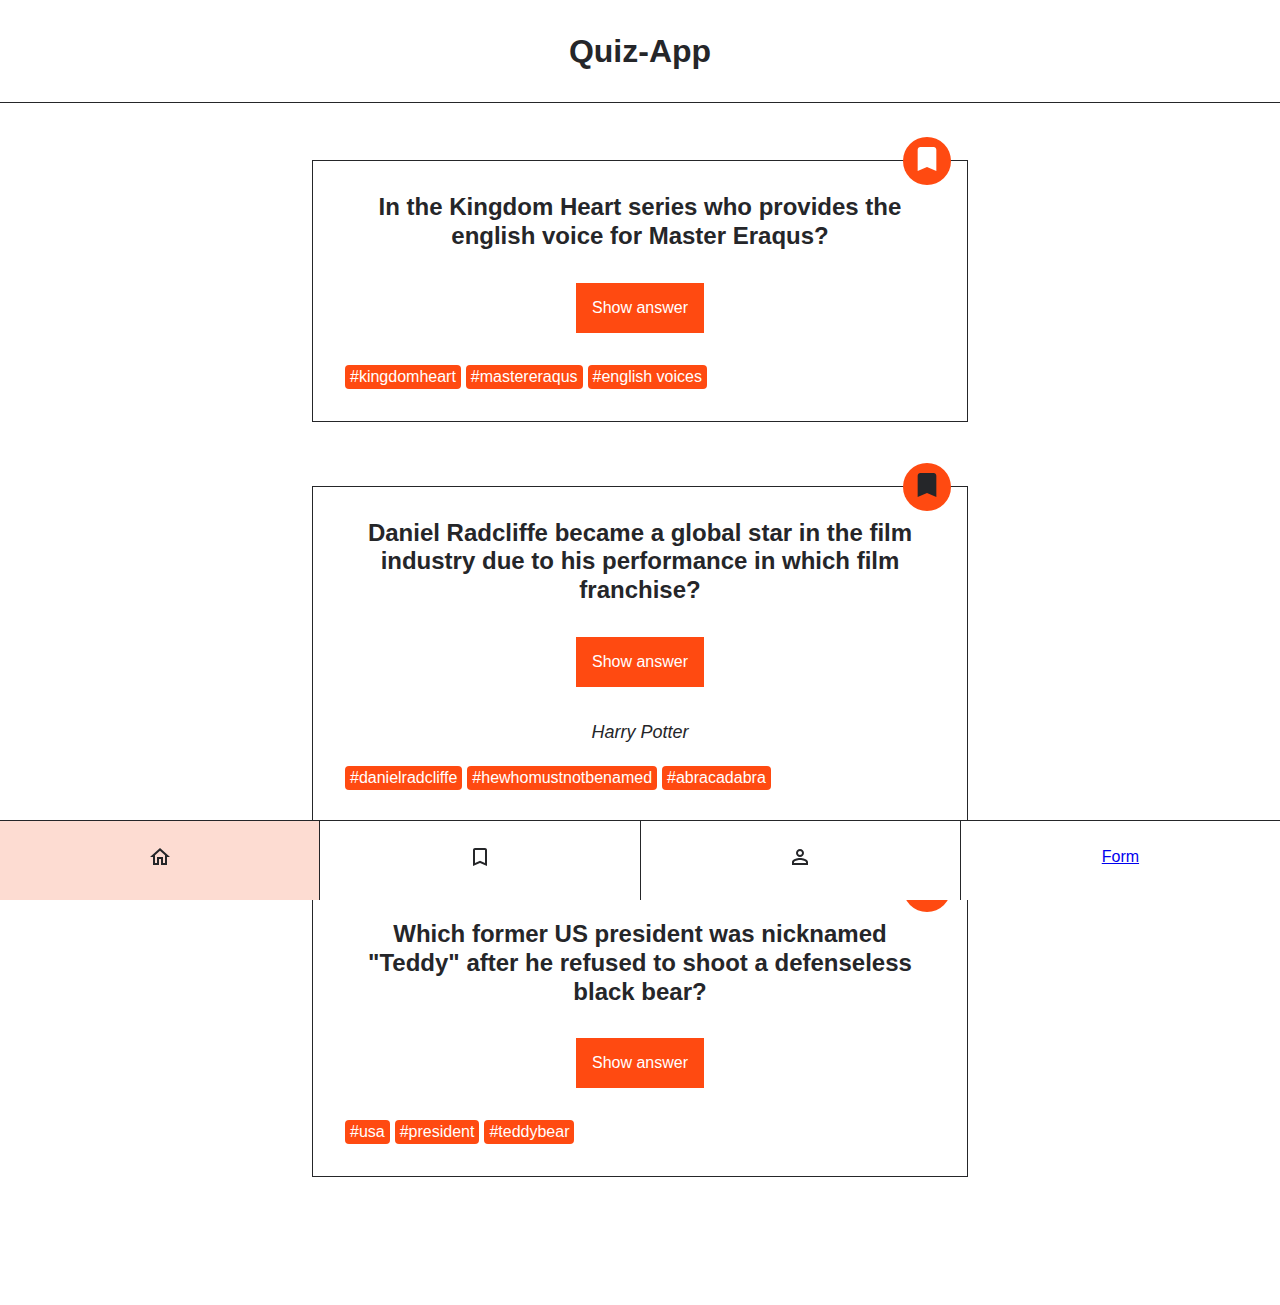
<file: index.html>
<!DOCTYPE html>
<html lang="en">
  <head>
    <meta charset="UTF-8" />
    <meta http-equiv="X-UA-Compatible" content="IE=edge" />
    <meta name="viewport" content="width=device-width, initial-scale=1.0" />
    <title>Quiz-App</title>
    <link rel="stylesheet" href="./styles.css" />
  </head>
  <body>
    <header class="header">
      <h1 class="header__title">Quiz-App</h1>
    </header>
    <main>
      <ul class="card-list">
        <!--
                FIRST CARD
              -->
        <li class="card-list__item">
          <article class="card">
            <h2 class="card__question">
              In the Kingdom Heart series who provides the english voice for
              Master Eraqus?
            </h2>
            <button
              class="card__button-answer"
              type="button"
              data-js="show-answer-button"
            >
              Show answer
            </button>
            <p class="card__answer" data-js="answer">Mark Hamill</p>
            <ul class="card__tag-list">
              <li class="card__tag-list-item">#kingdomheart</li>
              <li class="card__tag-list-item">#mastereraqus</li>
              <li class="card__tag-list-item">#english voices</li>
            </ul>
            <div class="card__button-bookmark">
              <button class="bookmark" aria-label="bookmark" type="button">
                <svg
                  class="bookmark__icon"
                  xmlns="http://www.w3.org/2000/svg"
                  viewbox="0 0 24 24"
                  data-js="bookmark-change-color"
                >
                  <path
                    d="M17 3H7c-1.1 0-2 .9-2 2v16l7-3 7 3V5c0-1.1-.9-2-2-2z"
                  />
                </svg>
              </button>
            </div>
          </article>
        </li>
        <!--
                SECOND CARD
              -->
        <li class="card-list__item">
          <article class="card">
            <h2 class="card__question">
              Daniel Radcliffe became a global star in the film industry due to
              his performance in which film franchise?
            </h2>
            <button class="card__button-answer" type="button">
              Show answer
            </button>
            <p class="card__answer card__answer--active">Harry Potter</p>
            <ul class="card__tag-list">
              <li class="card__tag-list-item">#danielradcliffe</li>
              <li class="card__tag-list-item">#hewhomustnotbenamed</li>
              <li class="card__tag-list-item">#abracadabra</li>
            </ul>
            <div class="card__button-bookmark">
              <button
                class="bookmark bookmark--active"
                aria-label="bookmark"
                type="button"
              >
                <svg
                  class="bookmark__icon"
                  xmlns="http://www.w3.org/2000/svg"
                  viewbox="0 0 24 24"
                >
                  <path
                    d="M17 3H7c-1.1 0-2 .9-2 2v16l7-3 7 3V5c0-1.1-.9-2-2-2z"
                  />
                </svg>
              </button>
            </div>
          </article>
        </li>
        <!--
                THIRD CARD
              -->
        <li class="card-list__item">
          <article class="card">
            <h2 class="card__question">
              Which former US president was nicknamed &quot;Teddy&quot; after he
              refused to shoot a defenseless black bear?
            </h2>
            <button class="card__button-answer" type="button">
              Show answer
            </button>
            <p class="card__answer">Theodore Roosevelt</p>
            <ul class="card__tag-list">
              <li class="card__tag-list-item">#usa</li>
              <li class="card__tag-list-item">#president</li>
              <li class="card__tag-list-item">#teddybear</li>
            </ul>
            <div class="card__button-bookmark">
              <button class="bookmark" aria-label="bookmark" type="button">
                <svg
                  class="bookmark__icon"
                  xmlns="http://www.w3.org/2000/svg"
                  viewbox="0 0 24 24"
                >
                  <path
                    d="M17 3H7c-1.1 0-2 .9-2 2v16l7-3 7 3V5c0-1.1-.9-2-2-2z"
                  />
                </svg>
              </button>
            </div>
          </article>
        </li>
      </ul>
    </main>

    <nav class="navigation">
      <ul class="navigation__list" data-js="navigation-list">
        <li class="navigation__list-item navigation__list-item--active">
          <a
            class="navigation__link"
            href="/index.html"
            aria-label="go to home page"
          >
            <svg
              xmlns="http://www.w3.org/2000/svg"
              height="24px"
              viewbox="0 0 24 24"
              width="24px"
            >
              <path
                d="M12 5.69l5 4.5V18h-2v-6H9v6H7v-7.81l5-4.5M12 3L2 12h3v8h6v-6h2v6h6v-8h3L12 3z"
              />
            </svg>
          </a>
        </li>
        <li class="navigation__list-item">
          <a
            class="navigation__link"
            href="/bookmarks.html"
            aria-label="go to bookmarks page"
          >
            <svg
              xmlns="http://www.w3.org/2000/svg"
              height="24px"
              viewbox="0 0 24 24"
              width="24px"
            >
              <path
                d="M17 3H7c-1.1 0-2 .9-2 2v16l7-3 7 3V5c0-1.1-.9-2-2-2zm0 15l-5-2.18L7 18V5h10v13z"
              />
            </svg>
          </a>
        </li>
        <li class="navigation__list-item">
          <a
            class="navigation__link"
            href="/profile.html"
            aria-label="go to profile page"
          >
            <svg
              xmlns="http://www.w3.org/2000/svg"
              height="24px"
              viewbox="0 0 24 24"
              width="24px"
            >
              <path
                d="M12 6c1.1 0 2 .9 2 2s-.9 2-2 2-2-.9-2-2 .9-2 2-2m0 9c2.7 0 5.8 1.29 6 2v1H6v-.99c.2-.72 3.3-2.01 6-2.01m0-11C9.79 4 8 5.79 8 8s1.79 4 4 4 4-1.79 4-4-1.79-4-4-4zm0 9c-2.67 0-8 1.34-8 4v3h16v-3c0-2.66-5.33-4-8-4z"
              />
            </svg>
          </a>
        </li>
        <li class="navigation__list-item"><a href="form.html">Form</a></li>
      </ul>
    </nav>
    <script src="index.js"></script>
  </body>
</html>
</file>
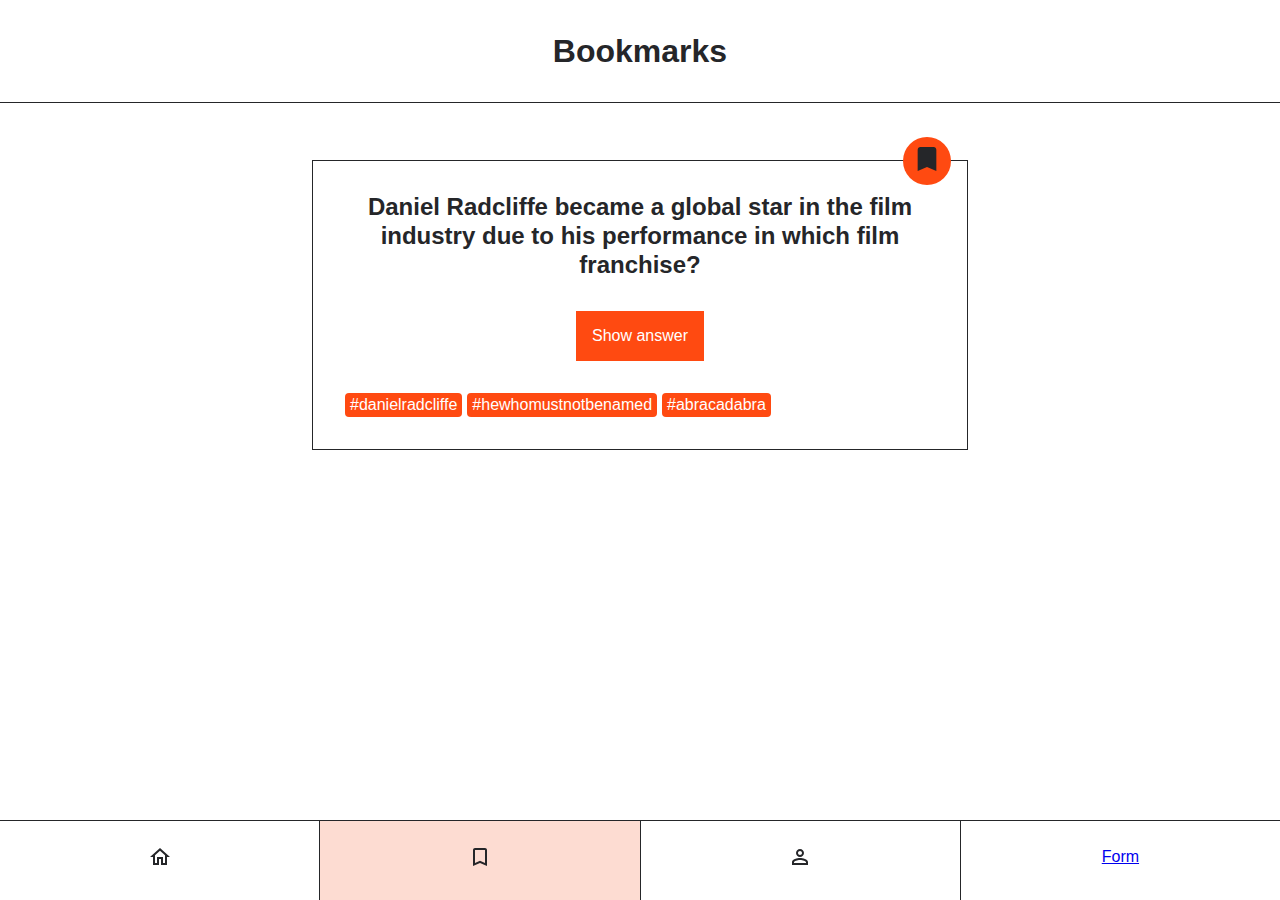
<file: bookmarks.html>
<!DOCTYPE html>
<html lang="en">
  <head>
    <meta charset="UTF-8" />
    <meta http-equiv="X-UA-Compatible" content="IE=edge" />
    <meta name="viewport" content="width=device-width, initial-scale=1.0" />
    <title>Quiz-App</title>
    <link rel="stylesheet" href="./styles.css" />
  </head>
  <body>
    <header class="header">
      <h1 class="header__title">Bookmarks</h1>
    </header>
    <main>
      <ul class="card-list">
        <li class="card-list__item">
          <article class="card">
            <h2 class="card__question">
              Daniel Radcliffe became a global star in the film industry due to
              his performance in which film franchise?
            </h2>
            <button class="card__button-answer" type="button">
              Show answer
            </button>
            <p class="card__answer">Harry Potter</p>
            <ul class="card__tag-list">
              <li class="card__tag-list-item">#danielradcliffe</li>
              <li class="card__tag-list-item">#hewhomustnotbenamed</li>
              <li class="card__tag-list-item">#abracadabra</li>
            </ul>
            <div class="card__button-bookmark">
              <button
                class="bookmark bookmark--active"
                aria-label="bookmark"
                type="button"
              >
                <svg
                  class="bookmark__icon"
                  xmlns="http://www.w3.org/2000/svg"
                  viewbox="0 0 24 24"
                >
                  <path
                    d="M17 3H7c-1.1 0-2 .9-2 2v16l7-3 7 3V5c0-1.1-.9-2-2-2z"
                  />
                </svg>
              </button>
            </div>
          </article>
        </li>
      </ul>
    </main>

    <nav class="navigation">
      <ul class="navigation__list">
        <li class="navigation__list-item">
          <a
            class="navigation__link"
            href="/index.html"
            aria-label="go to home page"
          >
            <svg
              xmlns="http://www.w3.org/2000/svg"
              height="24px"
              viewbox="0 0 24 24"
              width="24px"
            >
              <path
                d="M12 5.69l5 4.5V18h-2v-6H9v6H7v-7.81l5-4.5M12 3L2 12h3v8h6v-6h2v6h6v-8h3L12 3z"
              />
            </svg>
          </a>
        </li>
        <li class="navigation__list-item navigation__list-item--active">
          <a
            class="navigation__link"
            href="/bookmarks.html"
            aria-label="go to bookmarks page"
          >
            <svg
              xmlns="http://www.w3.org/2000/svg"
              height="24px"
              viewbox="0 0 24 24"
              width="24px"
            >
              <path
                d="M17 3H7c-1.1 0-2 .9-2 2v16l7-3 7 3V5c0-1.1-.9-2-2-2zm0 15l-5-2.18L7 18V5h10v13z"
              />
            </svg>
          </a>
        </li>
        <li class="navigation__list-item">
          <a
            class="navigation__link"
            href="/profile.html"
            aria-label="go to profile page"
          >
            <svg
              xmlns="http://www.w3.org/2000/svg"
              height="24px"
              viewbox="0 0 24 24"
              width="24px"
            >
              <path
                d="M12 6c1.1 0 2 .9 2 2s-.9 2-2 2-2-.9-2-2 .9-2 2-2m0 9c2.7 0 5.8 1.29 6 2v1H6v-.99c.2-.72 3.3-2.01 6-2.01m0-11C9.79 4 8 5.79 8 8s1.79 4 4 4 4-1.79 4-4-1.79-4-4-4zm0 9c-2.67 0-8 1.34-8 4v3h16v-3c0-2.66-5.33-4-8-4z"
              />
            </svg>
          </a>
        </li>
        <li class="navigation__list-item"><a href="form.html">Form</a></li>
      </ul>
    </nav>
  </body>
</html>
</file>
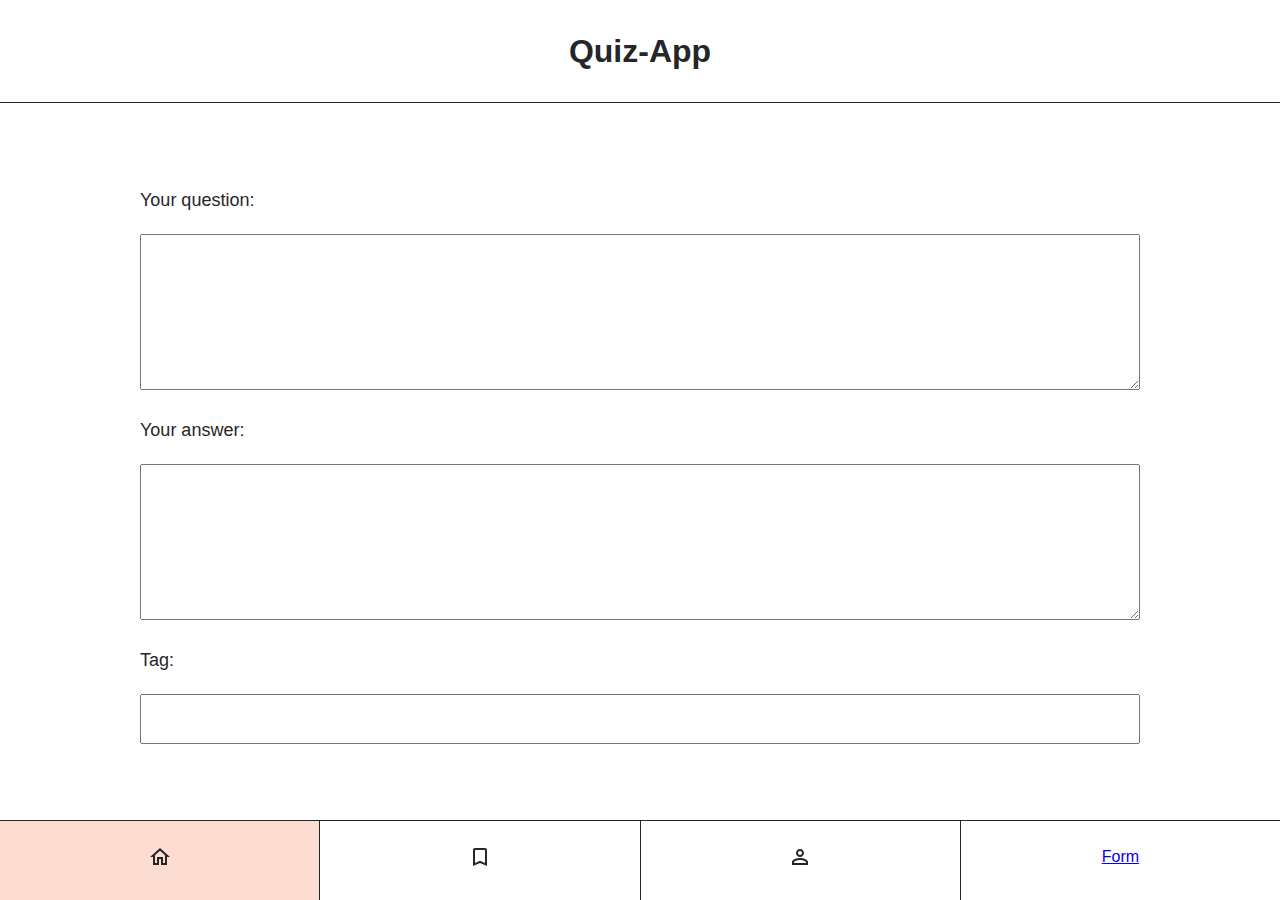
<file: form.html>
<!DOCTYPE html>
<html lang="en">
  <head>
    <meta charset="UTF-8" />
    <meta http-equiv="X-UA-Compatible" content="IE=edge" />
    <meta name="viewport" content="width=device-width, initial-scale=1.0" />
    <title>Quiz-App</title>
    <link rel="stylesheet" href="./styles.css" />
    <link
      rel="stylesheet"
      href="./components/form-html-header-css/form-header.css"
    />
  </head>
  <body>
    <!-- this is the header  -->
    <header>
      <h1 class="header-form">Quiz-App</h1>
    </header>
    <section class="form-section">
      <form data-js="form-data">
        <p>Your question:</p>
        <label for="question"></label>
        <textarea name="question" id="question" cols="30" rows="10"></textarea>

        <p>Your answer:</p>
        <label for="answer"></label>
        <textarea name="answer" id="answer" cols="30" rows="10"></textarea>
        <p>Tag:</p>
        <label for="tag"></label>
        <input type="text" id="tag" name="tag" />
        <br /><button
          type="submit"
          class="submit-button"
          data-js="submit-button"
        >
          Submit
        </button>
      </form>
    </section>
    <!-- this is the navigation bar in the footer -->
    <nav class="navigation">
      <ul class="navigation__list" data-js="navigation-list">
        <li class="navigation__list-item navigation__list-item--active">
          <a
            class="navigation__link"
            href="/index.html"
            aria-label="go to home page"
          >
            <svg
              xmlns="http://www.w3.org/2000/svg"
              height="24px"
              viewbox="0 0 24 24"
              width="24px"
            >
              <path
                d="M12 5.69l5 4.5V18h-2v-6H9v6H7v-7.81l5-4.5M12 3L2 12h3v8h6v-6h2v6h6v-8h3L12 3z"
              />
            </svg>
          </a>
        </li>
        <li class="navigation__list-item">
          <a
            class="navigation__link"
            href="/bookmarks.html"
            aria-label="go to bookmarks page"
          >
            <svg
              xmlns="http://www.w3.org/2000/svg"
              height="24px"
              viewbox="0 0 24 24"
              width="24px"
            >
              <path
                d="M17 3H7c-1.1 0-2 .9-2 2v16l7-3 7 3V5c0-1.1-.9-2-2-2zm0 15l-5-2.18L7 18V5h10v13z"
              />
            </svg>
          </a>
        </li>
        <li class="navigation__list-item">
          <a
            class="navigation__link"
            href="/profile.html"
            aria-label="go to profile page"
          >
            <svg
              xmlns="http://www.w3.org/2000/svg"
              height="24px"
              viewbox="0 0 24 24"
              width="24px"
            >
              <path
                d="M12 6c1.1 0 2 .9 2 2s-.9 2-2 2-2-.9-2-2 .9-2 2-2m0 9c2.7 0 5.8 1.29 6 2v1H6v-.99c.2-.72 3.3-2.01 6-2.01m0-11C9.79 4 8 5.79 8 8s1.79 4 4 4 4-1.79 4-4-1.79-4-4-4zm0 9c-2.67 0-8 1.34-8 4v3h16v-3c0-2.66-5.33-4-8-4z"
              />
            </svg>
          </a>
        </li>
        <li class="navigation__list-item">
          <a href="form.html">Form</a>
        </li>
      </ul>
    </nav>
    <script src="form.js"></script>
  </body>
</html>
</file>
<file: styles.css>
@import "./global.css";

@import "./components/bookmark/bookmark.css";
@import "./components/card-list/card-list.css";
@import "./components/card/card.css";
@import "./components/header/header.css";
@import "./components/navigation/navigation.css";
@import "./components/profile/profile.css";
@import "./components/counter-list/counter-list.css";
@import "./components/form-html-header-css/form-header.css";
</file>
<file: components/form-html-header-css/form-header.css>
.header-form {
  text-align: center;
  width: 100%;
  padding: 2rem 0;
  background: var(--primary);
  border-bottom: 1px solid var(--black);
}

.form-section {
  display: flex;
  flex-direction: column;
  align-items: center;
  padding-top: 4rem;
}

textarea {
  width: 1000px;
}

input {
  width: 1000px;
  height: 50px;
}

.submit-button {
  margin-top: 100px;
  height: 50px;
  width: 150px;
  color: white;
  background-color: orangered;
  border-radius: 5px;
}

p {
  font-size: 18px;
  margin: 20px 0 20px 0;
}
</file>
